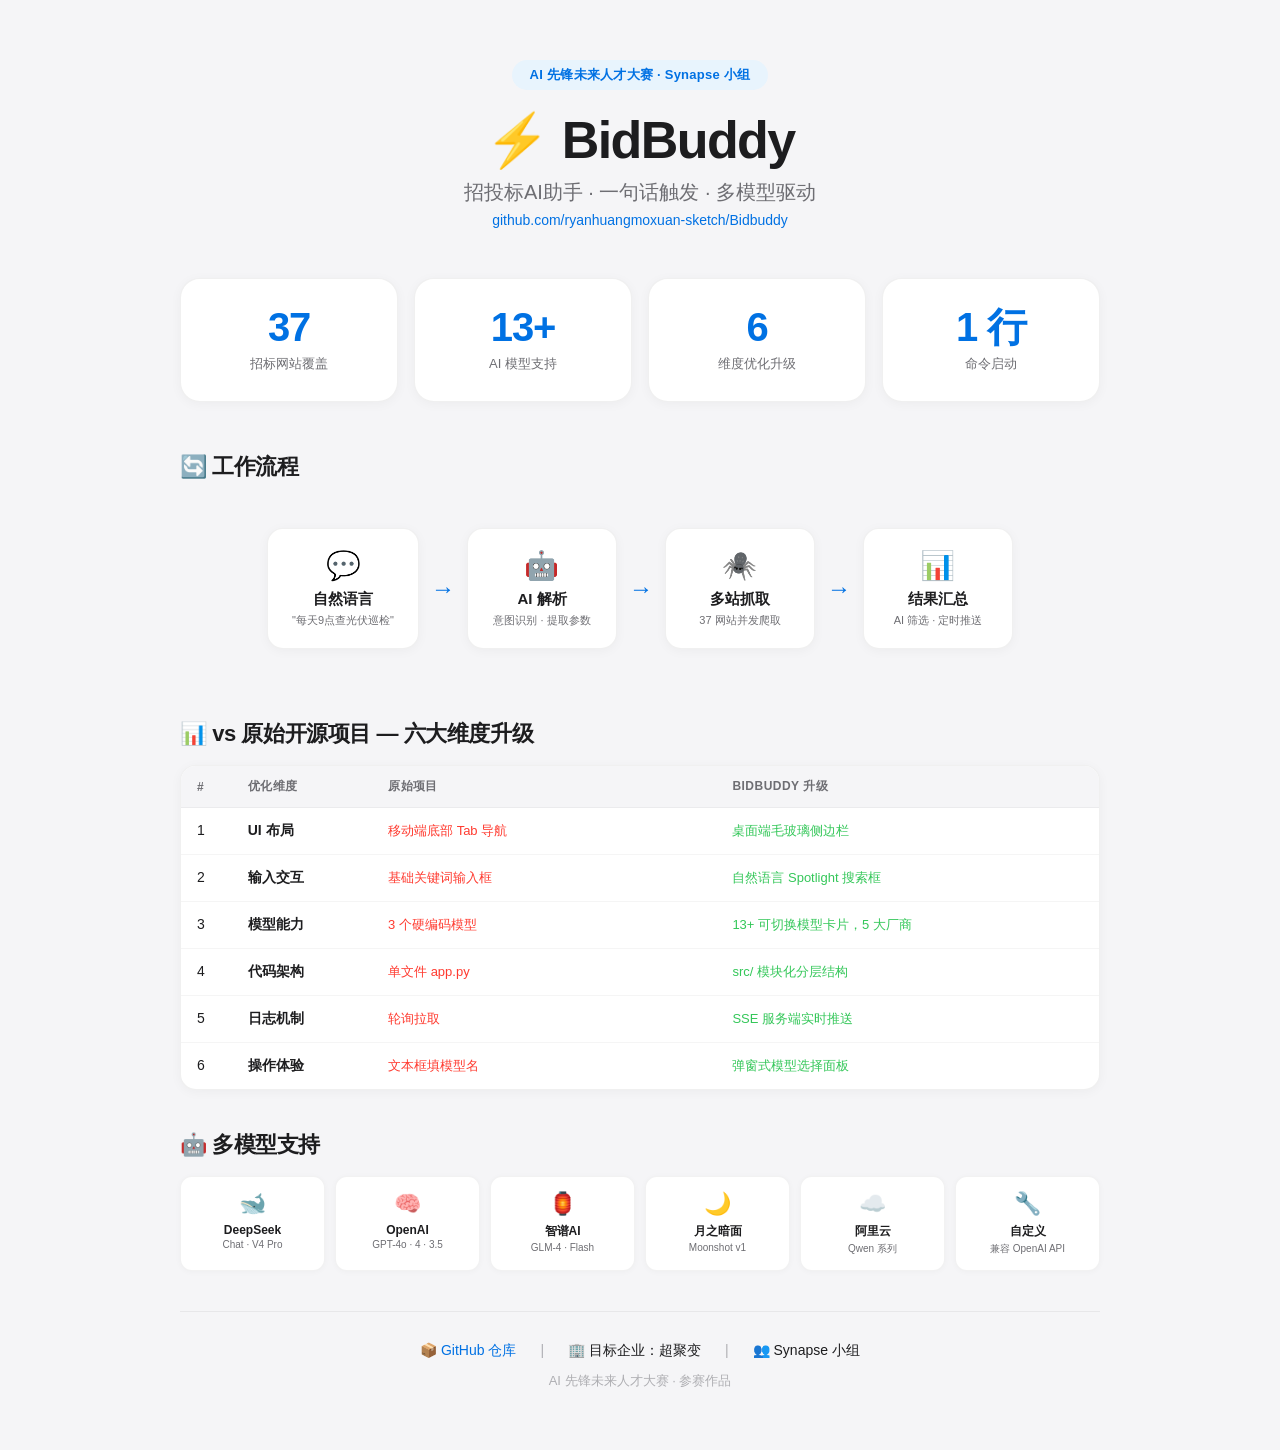
<file: onepager.html>
<!DOCTYPE html>
<html lang="zh-CN">
<head>
<meta charset="UTF-8">
<meta name="viewport" content="width=1000">
<title>BidBuddy One-Pager</title>
<style>
*{margin:0;padding:0;box-sizing:border-box}
body{
  width:1000px;margin:0 auto;
  font-family:-apple-system,BlinkMacSystemFont,"SF Pro Display","Segoe UI",sans-serif;
  background:#f5f5f7;color:#1d1d1f;padding:60px 0;
  -webkit-font-smoothing:antialiased;
}
/* Hero */
.hero{text-align:center;padding:0 0 50px}
.hero .badge{display:inline-block;padding:6px 18px;background:#e8f4fd;color:#0071e3;border-radius:980px;font-size:13px;font-weight:600;margin-bottom:20px;letter-spacing:.02em}
.hero h1{font-size:52px;font-weight:700;letter-spacing:-.03em;margin-bottom:8px}
.hero .sub{font-size:20px;color:#6e6e73;font-weight:400;margin-bottom:6px}
.hero .link{font-size:14px;color:#0071e3}
/* Numbers */
.numbers{display:grid;grid-template-columns:repeat(4,1fr);gap:16px;padding:0 40px 50px}
.num-card{background:#fff;border-radius:20px;padding:28px 20px;text-align:center;box-shadow:0 2px 12px rgba(0,0,0,.04);border:1px solid rgba(0,0,0,.06)}
.num-card .val{font-size:40px;font-weight:700;letter-spacing:-.03em;color:#0071e3;line-height:1}
.num-card .lbl{font-size:13px;color:#6e6e73;margin-top:8px;font-weight:500}
/* Section */
.section{padding:0 40px 40px}
.section h2{font-size:22px;font-weight:700;letter-spacing:-.02em;margin-bottom:16px;display:flex;align-items:center;gap:8px}
/* Table */
.table-wrap{background:#fff;border-radius:16px;overflow:hidden;box-shadow:0 2px 12px rgba(0,0,0,.04);border:1px solid rgba(0,0,0,.06)}
.table-wrap table{width:100%;border-collapse:collapse}
.table-wrap th{background:#f5f5f7;padding:12px 16px;font-size:12px;font-weight:600;text-transform:uppercase;letter-spacing:.04em;color:#6e6e73;text-align:left}
.table-wrap td{padding:14px 16px;font-size:14px;border-top:1px solid rgba(0,0,0,.04);vertical-align:top}
.table-wrap .old{color:#ff3b30;font-size:13px}
.table-wrap .new{color:#34c759;font-size:13px;font-weight:500}
/* Flow */
.flow{display:flex;align-items:center;justify-content:center;gap:0;padding:30px 0}
.flow-step{background:#fff;border-radius:16px;padding:20px 24px;text-align:center;box-shadow:0 2px 12px rgba(0,0,0,.04);border:1px solid rgba(0,0,0,.06);min-width:150px}
.flow-step .icon{font-size:28px;margin-bottom:8px}
.flow-step .title{font-size:15px;font-weight:600}
.flow-step .desc{font-size:11px;color:#6e6e73;margin-top:4px}
.flow-arrow{font-size:24px;color:#0071e3;padding:0 12px;font-weight:700}
/* Footer */
.footer{text-align:center;padding:30px 40px 0;border-top:1px solid rgba(0,0,0,.06);margin:0 40px}
.footer .links{display:flex;justify-content:center;gap:24px;font-size:14px}
.footer .links a{color:#0071e3;text-decoration:none;font-weight:500}
.footer .team{font-size:13px;color:#aeaeb2;margin-top:12px}
/* Models */
.models{display:grid;grid-template-columns:repeat(6,1fr);gap:10px}
.model-chip{background:#fff;border-radius:12px;padding:14px 10px;text-align:center;box-shadow:0 1px 6px rgba(0,0,0,.03);border:1px solid rgba(0,0,0,.05);font-size:12px}
.model-chip .mi{font-size:22px;margin-bottom:6px}
.model-chip .mn{font-weight:600;font-size:12px}
.model-chip .mp{font-size:10px;color:#6e6e73;margin-top:2px}
</style>
</head>
<body>

<!-- Hero -->
<div class="hero">
  <div class="badge">AI 先锋未来人才大赛 · Synapse 小组</div>
  <h1>⚡ BidBuddy</h1>
  <div class="sub">招投标AI助手 · 一句话触发 · 多模型驱动</div>
  <div class="link">github.com/ryanhuangmoxuan-sketch/Bidbuddy</div>
</div>

<!-- Numbers -->
<div class="numbers">
  <div class="num-card"><div class="val">37</div><div class="lbl">招标网站覆盖</div></div>
  <div class="num-card"><div class="val">13+</div><div class="lbl">AI 模型支持</div></div>
  <div class="num-card"><div class="val">6</div><div class="lbl">维度优化升级</div></div>
  <div class="num-card"><div class="val">1 行</div><div class="lbl">命令启动</div></div>
</div>

<!-- Flow -->
<div class="section">
  <h2>🔄 工作流程</h2>
  <div class="flow">
    <div class="flow-step"><div class="icon">💬</div><div class="title">自然语言</div><div class="desc">"每天9点查光伏巡检"</div></div>
    <div class="flow-arrow">→</div>
    <div class="flow-step"><div class="icon">🤖</div><div class="title">AI 解析</div><div class="desc">意图识别 · 提取参数</div></div>
    <div class="flow-arrow">→</div>
    <div class="flow-step"><div class="icon">🕷️</div><div class="title">多站抓取</div><div class="desc">37 网站并发爬取</div></div>
    <div class="flow-arrow">→</div>
    <div class="flow-step"><div class="icon">📊</div><div class="title">结果汇总</div><div class="desc">AI 筛选 · 定时推送</div></div>
  </div>
</div>

<!-- Comparison -->
<div class="section">
  <h2>📊 vs 原始开源项目 — 六大维度升级</h2>
  <div class="table-wrap">
    <table>
      <tr><th width="20">#</th><th width="110">优化维度</th><th width="270">原始项目</th><th width="300">BidBuddy 升级</th></tr>
      <tr><td>1</td><td><b>UI 布局</b></td><td class="old">移动端底部 Tab 导航</td><td class="new">桌面端毛玻璃侧边栏</td></tr>
      <tr><td>2</td><td><b>输入交互</b></td><td class="old">基础关键词输入框</td><td class="new">自然语言 Spotlight 搜索框</td></tr>
      <tr><td>3</td><td><b>模型能力</b></td><td class="old">3 个硬编码模型</td><td class="new">13+ 可切换模型卡片，5 大厂商</td></tr>
      <tr><td>4</td><td><b>代码架构</b></td><td class="old">单文件 app.py</td><td class="new">src/ 模块化分层结构</td></tr>
      <tr><td>5</td><td><b>日志机制</b></td><td class="old">轮询拉取</td><td class="new">SSE 服务端实时推送</td></tr>
      <tr><td>6</td><td><b>操作体验</b></td><td class="old">文本框填模型名</td><td class="new">弹窗式模型选择面板</td></tr>
    </table>
  </div>
</div>

<!-- Models -->
<div class="section">
  <h2>🤖 多模型支持</h2>
  <div class="models">
    <div class="model-chip"><div class="mi">🐋</div><div class="mn">DeepSeek</div><div class="mp">Chat · V4 Pro</div></div>
    <div class="model-chip"><div class="mi">🧠</div><div class="mn">OpenAI</div><div class="mp">GPT-4o · 4 · 3.5</div></div>
    <div class="model-chip"><div class="mi">🏮</div><div class="mn">智谱AI</div><div class="mp">GLM-4 · Flash</div></div>
    <div class="model-chip"><div class="mi">🌙</div><div class="mn">月之暗面</div><div class="mp">Moonshot v1</div></div>
    <div class="model-chip"><div class="mi">☁️</div><div class="mn">阿里云</div><div class="mp">Qwen 系列</div></div>
    <div class="model-chip"><div class="mi">🔧</div><div class="mn">自定义</div><div class="mp">兼容 OpenAI API</div></div>
  </div>
</div>

<!-- Footer -->
<div class="footer">
  <div class="links">
    <a href="https://github.com/ryanhuangmoxuan-sketch/Bidbuddy">📦 GitHub 仓库</a>
    <span style="color:#aeaeb2">|</span>
    <span>🏢 目标企业：超聚变</span>
    <span style="color:#aeaeb2">|</span>
    <span>👥 Synapse 小组</span>
  </div>
  <div class="team">AI 先锋未来人才大赛 · 参赛作品</div>
</div>

</body>
</html>
</file>
